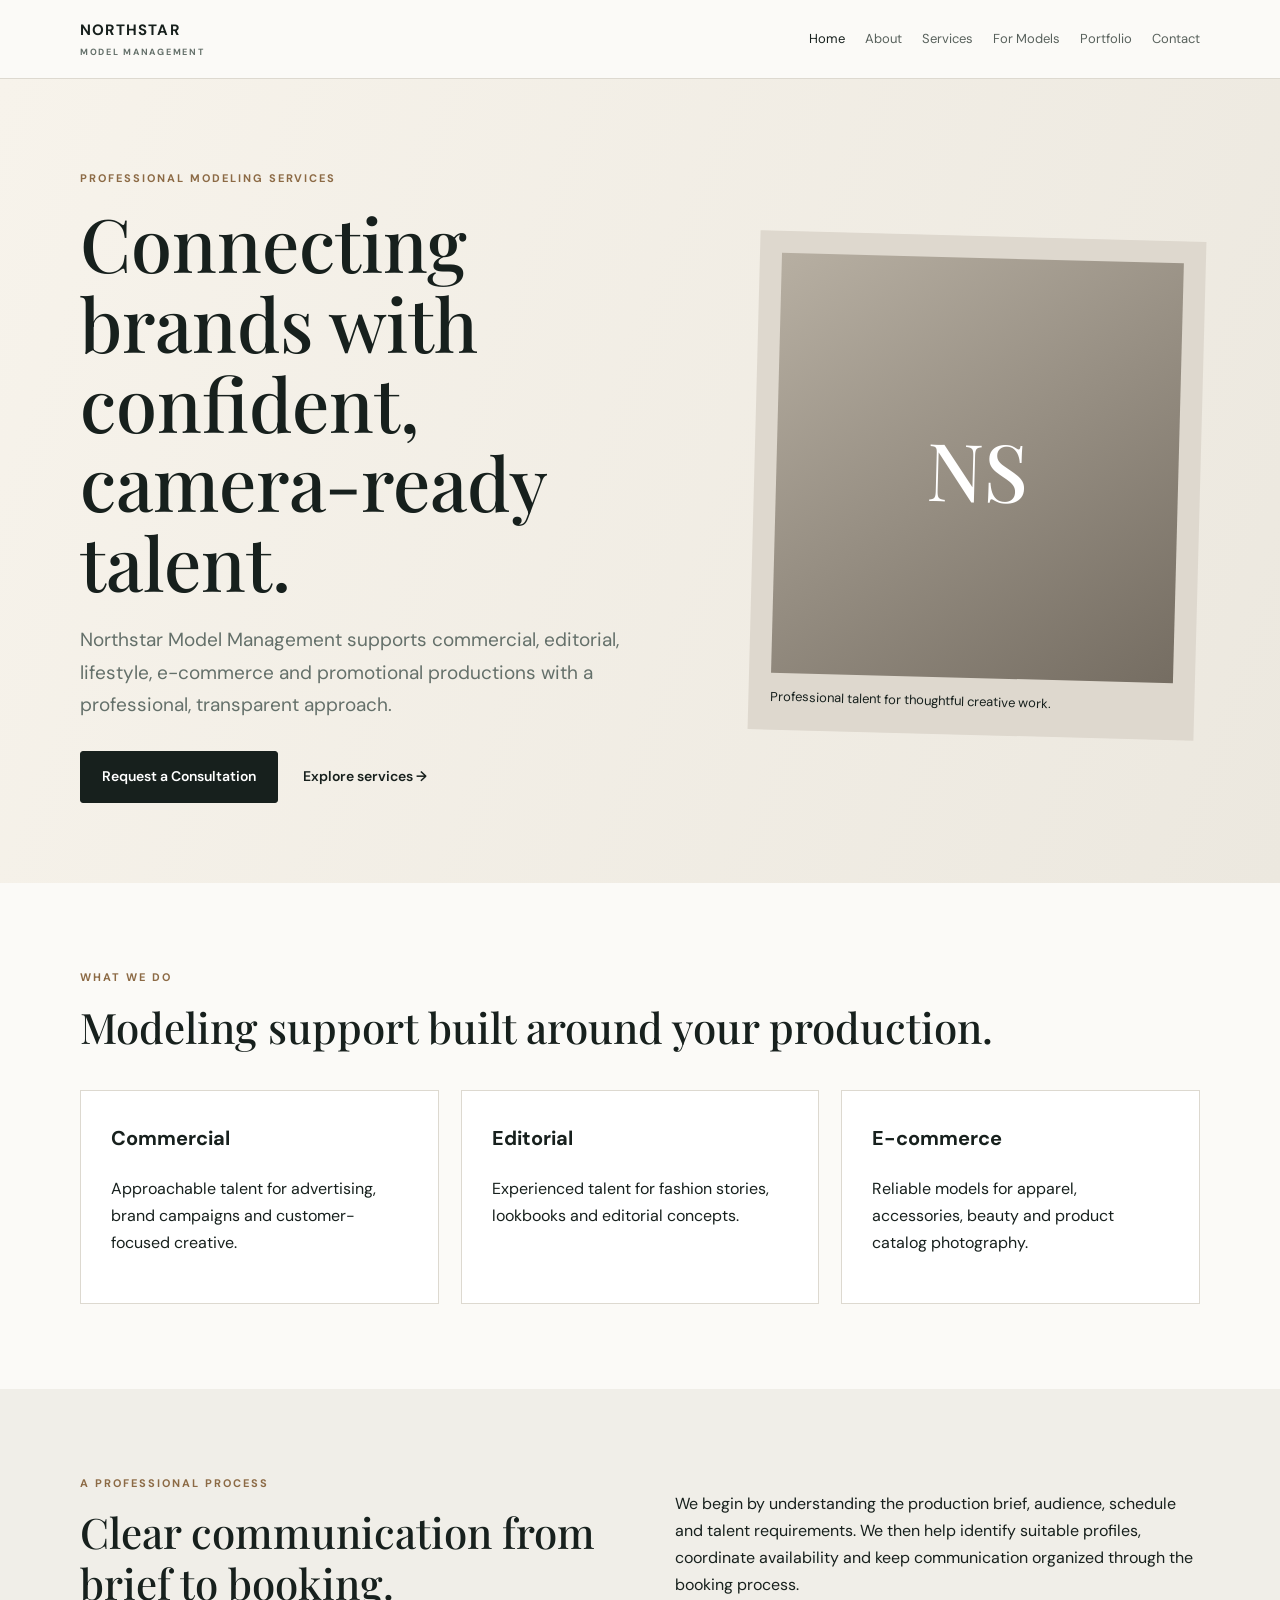
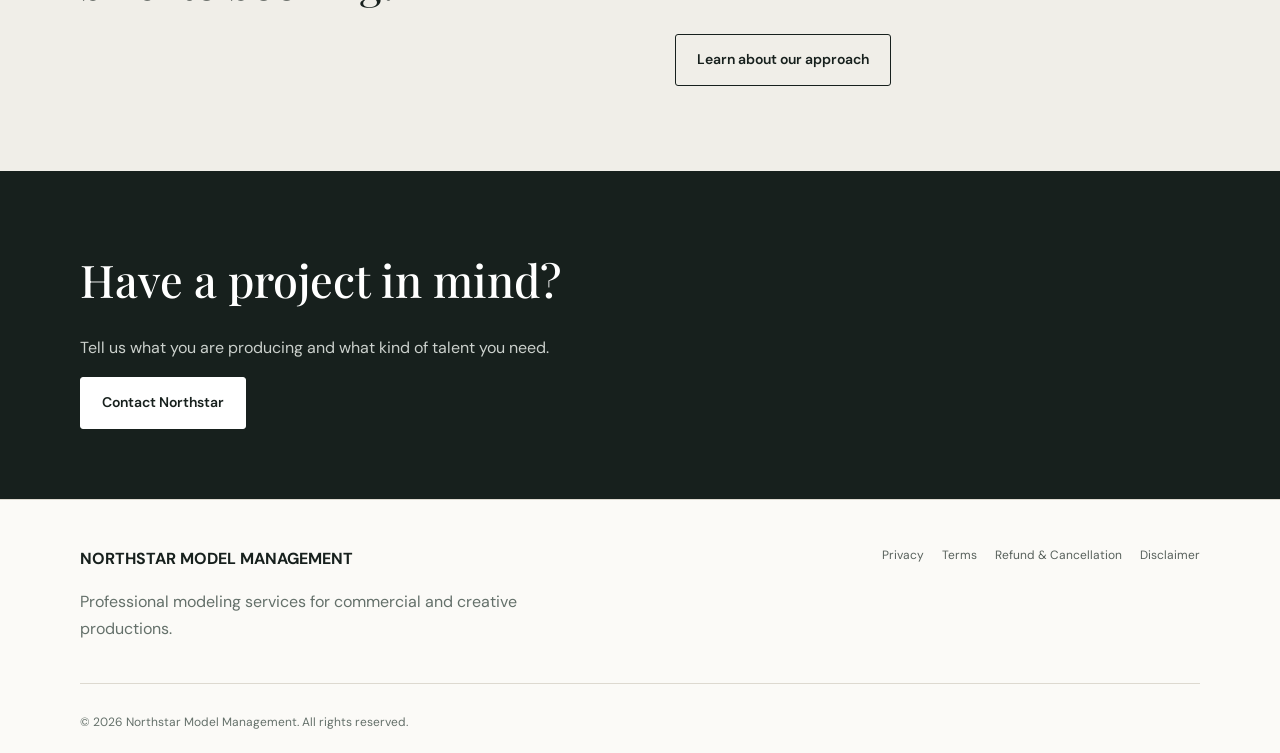
<file: index.html>
<!doctype html>
<html lang="en">
<head>
<meta charset="utf-8"><meta name="viewport" content="width=device-width, initial-scale=1">
<title>Northstar Model Management | Professional Modeling Services</title>
<meta name="description" content="Northstar Model Management provides professional commercial, editorial, lifestyle, e-commerce and promotional modeling services for brands and creative teams.">
<meta name="robots" content="index,follow">
<link rel="canonical" href="https://www.example.com/">
<link rel="stylesheet" href="assets/style.css">
</head>
<body>
<header class="site-header"><div class="wrap nav"><a class="logo" href="index.html">NORTHSTAR <span>MODEL MANAGEMENT</span></a>
<nav><a class="active" href="index.html">Home</a><a href="about.html">About</a><a href="services.html">Services</a><a href="models.html">For Models</a><a href="portfolio.html">Portfolio</a><a href="contact.html">Contact</a></nav>
</div></header>
<main>
<section class="hero"><div class="wrap hero-grid"><div><p class="eyebrow">PROFESSIONAL MODELING SERVICES</p><h1>Connecting brands with confident, camera-ready talent.</h1><p class="lead">Northstar Model Management supports commercial, editorial, lifestyle, e-commerce and promotional productions with a professional, transparent approach.</p><div class="actions"><a class="btn" href="contact.html">Request a Consultation</a><a class="text-link" href="services.html">Explore services →</a></div></div><div class="hero-card"><div class="portrait-placeholder">NS</div><p>Professional talent for thoughtful creative work.</p></div></div></section>
<section class="section"><div class="wrap"><p class="eyebrow">WHAT WE DO</p><h2>Modeling support built around your production.</h2><div class="cards"><article><h3>Commercial</h3><p>Approachable talent for advertising, brand campaigns and customer-focused creative.</p></article><article><h3>Editorial</h3><p>Experienced talent for fashion stories, lookbooks and editorial concepts.</p></article><article><h3>E-commerce</h3><p>Reliable models for apparel, accessories, beauty and product catalog photography.</p></article></div></div></section>
<section class="section soft"><div class="wrap two"><div><p class="eyebrow">A PROFESSIONAL PROCESS</p><h2>Clear communication from brief to booking.</h2></div><div><p>We begin by understanding the production brief, audience, schedule and talent requirements. We then help identify suitable profiles, coordinate availability and keep communication organized through the booking process.</p><a class="btn outline" href="about.html">Learn about our approach</a></div></div></section>
<section class="cta"><div class="wrap"><h2>Have a project in mind?</h2><p>Tell us what you are producing and what kind of talent you need.</p><a class="btn light" href="contact.html">Contact Northstar</a></div></section>
</main>
<footer><div class="wrap footer-grid"><div><strong>NORTHSTAR MODEL MANAGEMENT</strong><p>Professional modeling services for commercial and creative productions.</p></div><div><a href="privacy.html">Privacy</a><a href="terms.html">Terms</a><a href="refund.html">Refund & Cancellation</a><a href="disclaimer.html">Disclaimer</a></div></div><div class="wrap copyright">© 2026 Northstar Model Management. All rights reserved.</div></footer>
</body></html>
</file>
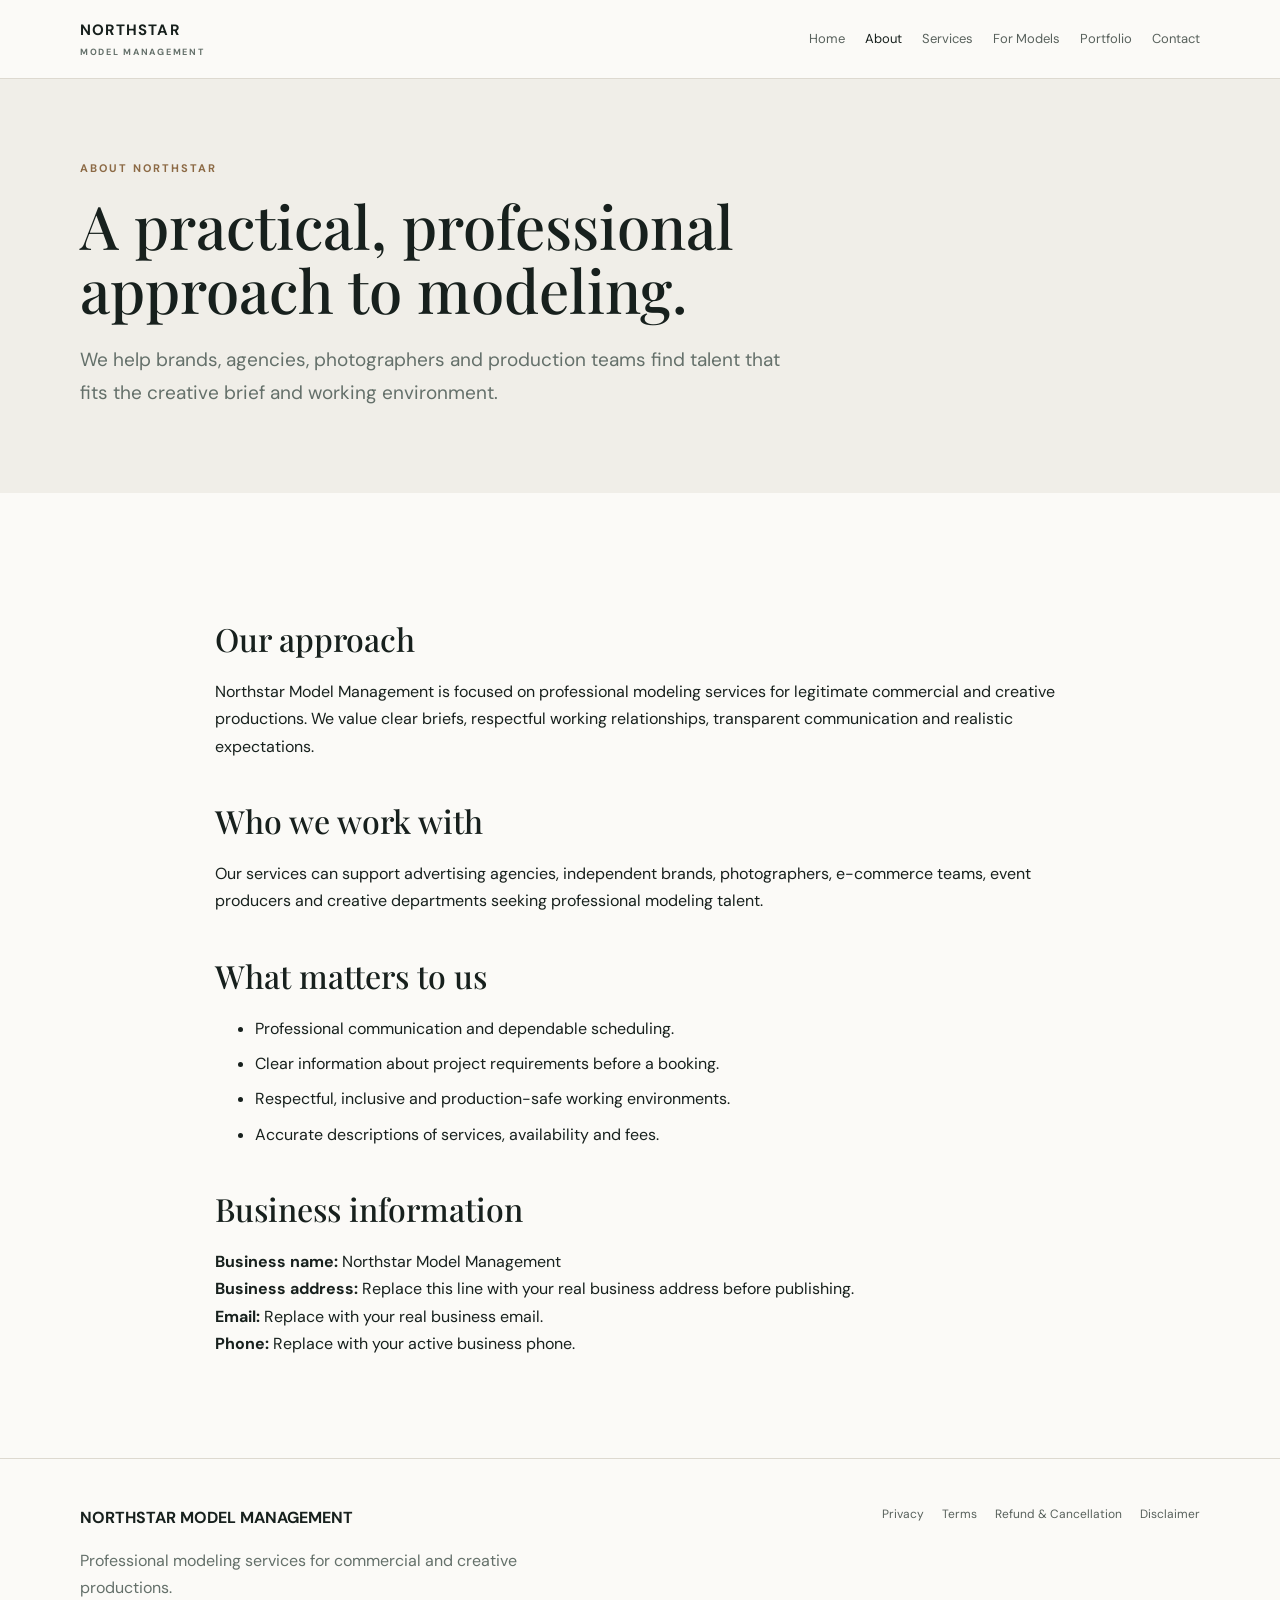
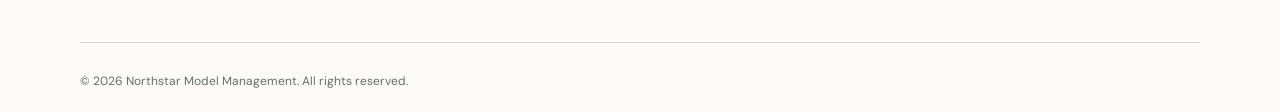
<file: about.html>
<!doctype html><html lang="en"><head><meta charset="utf-8"><meta name="viewport" content="width=device-width,initial-scale=1"><title>About | Northstar Model Management</title><meta name="description" content="Learn about Northstar Model Management and our professional approach to modeling services."><link rel="stylesheet" href="assets/style.css"></head><body>
<header class="site-header"><div class="wrap nav"><a class="logo" href="index.html">NORTHSTAR <span>MODEL MANAGEMENT</span></a><nav><a href="index.html">Home</a><a class="active" href="about.html">About</a><a href="services.html">Services</a><a href="models.html">For Models</a><a href="portfolio.html">Portfolio</a><a href="contact.html">Contact</a></nav></div></header>
<main><section class="page-hero"><div class="wrap"><p class="eyebrow">ABOUT NORTHSTAR</p><h1>A practical, professional approach to modeling.</h1><p class="lead">We help brands, agencies, photographers and production teams find talent that fits the creative brief and working environment.</p></div></section>
<section class="section"><div class="wrap prose"><h2>Our approach</h2><p>Northstar Model Management is focused on professional modeling services for legitimate commercial and creative productions. We value clear briefs, respectful working relationships, transparent communication and realistic expectations.</p><h2>Who we work with</h2><p>Our services can support advertising agencies, independent brands, photographers, e-commerce teams, event producers and creative departments seeking professional modeling talent.</p><h2>What matters to us</h2><ul><li>Professional communication and dependable scheduling.</li><li>Clear information about project requirements before a booking.</li><li>Respectful, inclusive and production-safe working environments.</li><li>Accurate descriptions of services, availability and fees.</li></ul><h2>Business information</h2><p><strong>Business name:</strong> Northstar Model Management<br><strong>Business address:</strong> Replace this line with your real business address before publishing.<br><strong>Email:</strong> Replace with your real business email.<br><strong>Phone:</strong> Replace with your active business phone.</p></div></section></main>
<footer><div class="wrap footer-grid"><div><strong>NORTHSTAR MODEL MANAGEMENT</strong><p>Professional modeling services for commercial and creative productions.</p></div><div><a href="privacy.html">Privacy</a><a href="terms.html">Terms</a><a href="refund.html">Refund & Cancellation</a><a href="disclaimer.html">Disclaimer</a></div></div><div class="wrap copyright">© 2026 Northstar Model Management. All rights reserved.</div></footer></body></html>
</file>
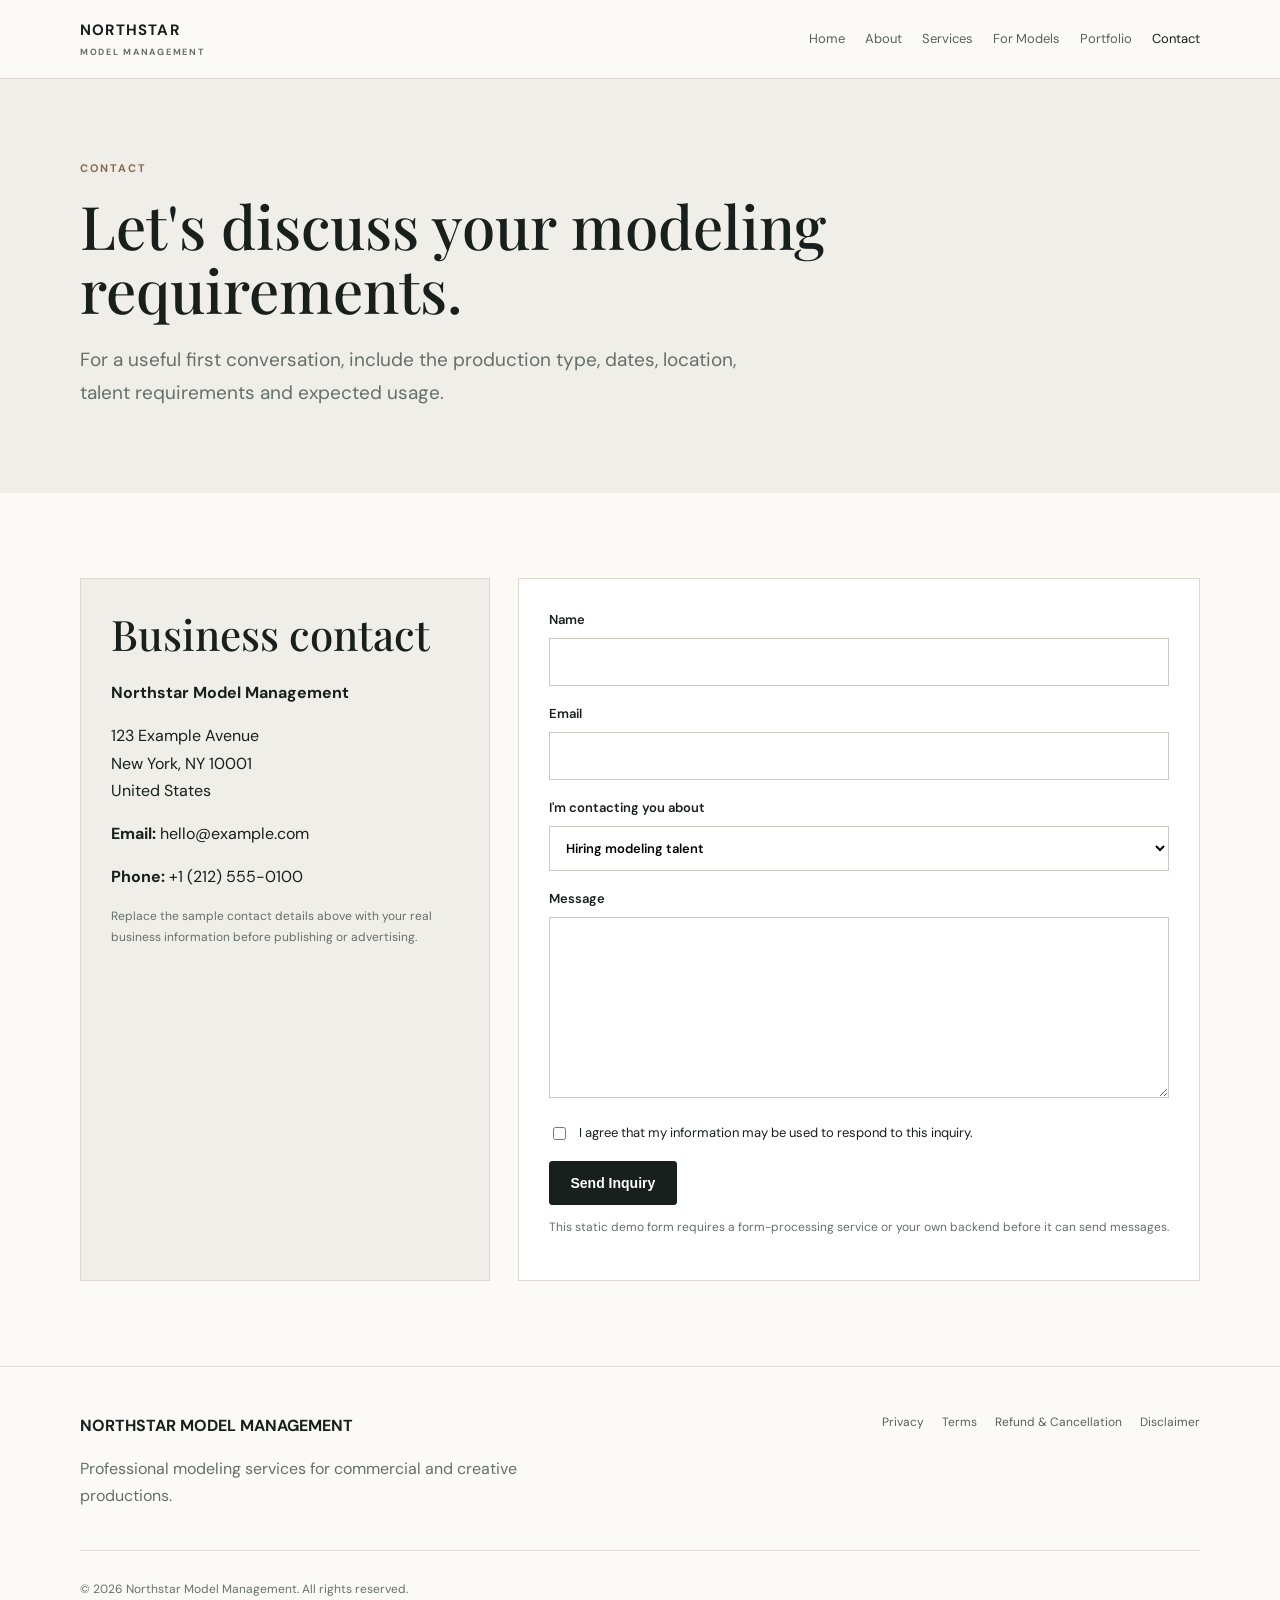
<file: contact.html>
<!doctype html><html lang="en"><head><meta charset="utf-8"><meta name="viewport" content="width=device-width,initial-scale=1"><title>Contact | Northstar Model Management</title><meta name="description" content="Contact Northstar Model Management about professional modeling services, talent and production requirements."><link rel="stylesheet" href="assets/style.css"></head><body>
<header class="site-header"><div class="wrap nav"><a class="logo" href="index.html">NORTHSTAR <span>MODEL MANAGEMENT</span></a><nav><a href="index.html">Home</a><a href="about.html">About</a><a href="services.html">Services</a><a href="models.html">For Models</a><a href="portfolio.html">Portfolio</a><a class="active" href="contact.html">Contact</a></nav></div></header>
<main><section class="page-hero"><div class="wrap"><p class="eyebrow">CONTACT</p><h1>Let's discuss your modeling requirements.</h1><p class="lead">For a useful first conversation, include the production type, dates, location, talent requirements and expected usage.</p></div></section>
<section class="section"><div class="wrap contact-grid"><div class="contact-card"><h2>Business contact</h2><p><strong>Northstar Model Management</strong></p><p>123 Example Avenue<br>New York, NY 10001<br>United States</p><p><strong>Email:</strong> hello@example.com</p><p><strong>Phone:</strong> +1 (212) 555-0100</p><p class="small">Replace the sample contact details above with your real business information before publishing or advertising.</p></div>
<form class="form" action="#" method="post"><label>Name<input name="name" required></label><label>Email<input type="email" name="email" required></label><label>I'm contacting you about<select name="type"><option>Hiring modeling talent</option><option>Model application</option><option>General business inquiry</option></select></label><label>Message<textarea name="message" rows="7" required></textarea></label><label class="check"><input type="checkbox" required> I agree that my information may be used to respond to this inquiry.</label><button class="btn" type="submit">Send Inquiry</button><p class="small">This static demo form requires a form-processing service or your own backend before it can send messages.</p></form></div></section></main>
<footer><div class="wrap footer-grid"><div><strong>NORTHSTAR MODEL MANAGEMENT</strong><p>Professional modeling services for commercial and creative productions.</p></div><div><a href="privacy.html">Privacy</a><a href="terms.html">Terms</a><a href="refund.html">Refund & Cancellation</a><a href="disclaimer.html">Disclaimer</a></div></div><div class="wrap copyright">© 2026 Northstar Model Management. All rights reserved.</div></footer></body></html>
</file>
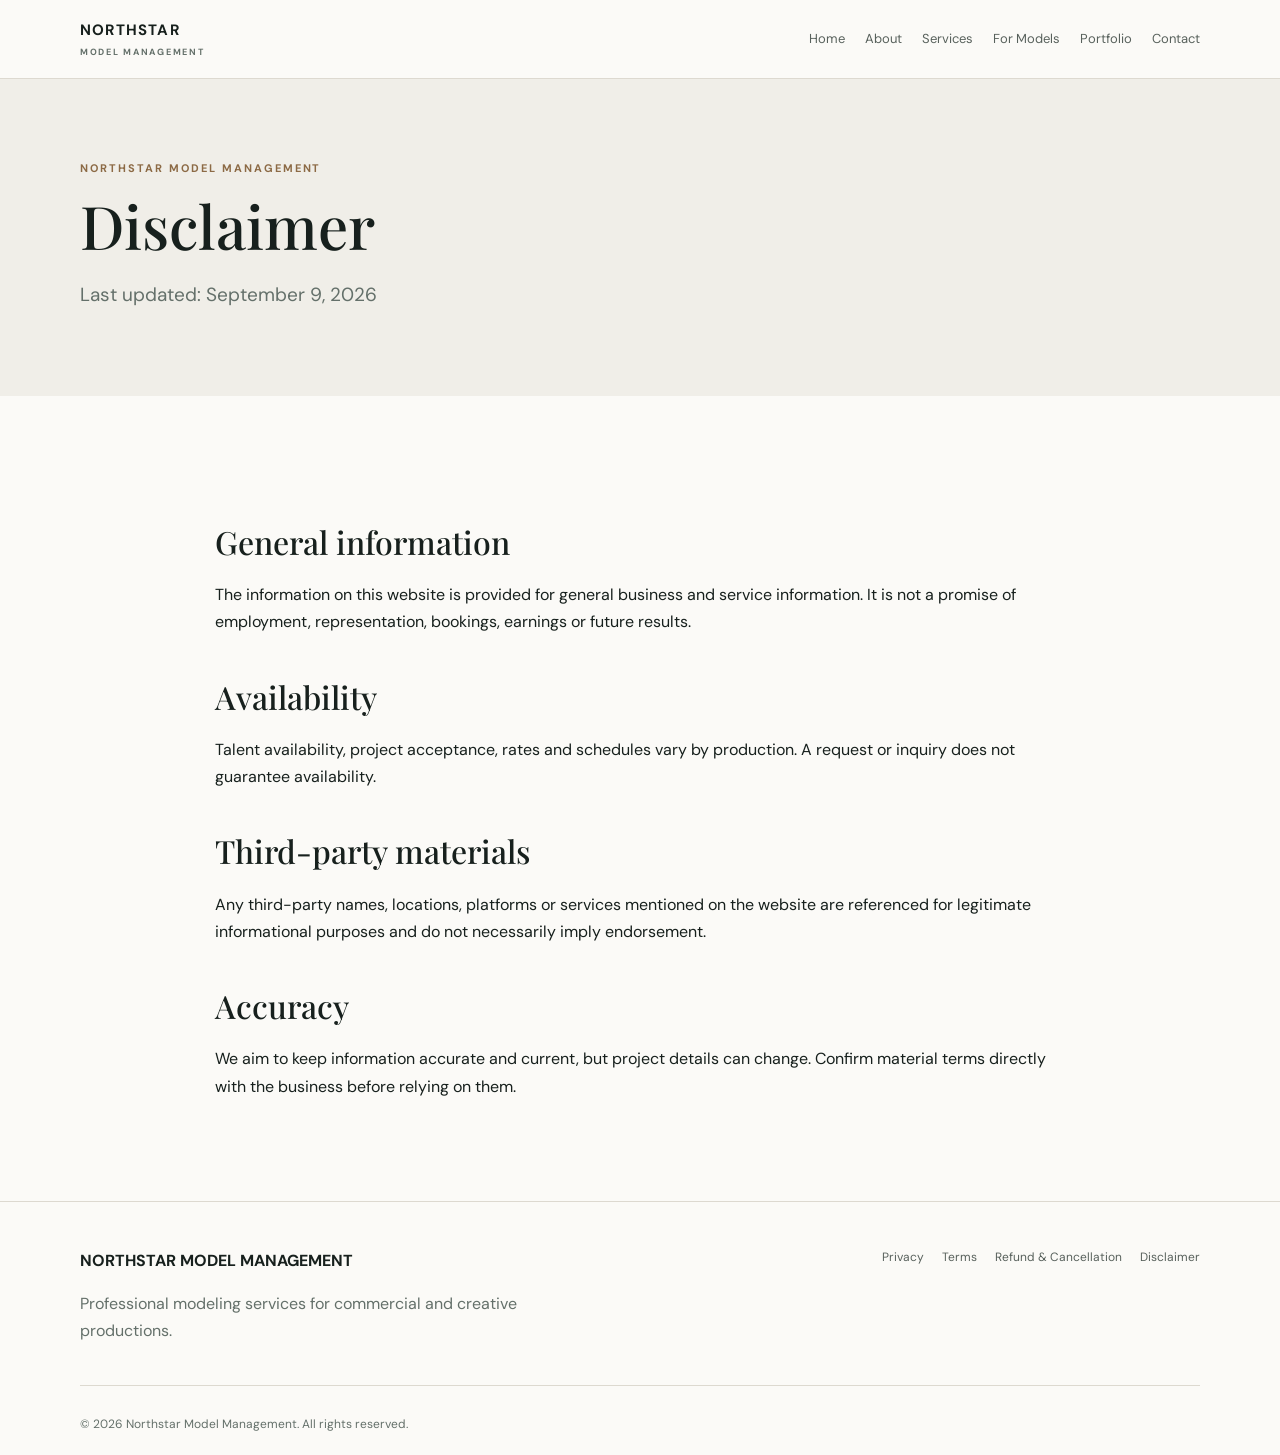
<file: disclaimer.html>
<!doctype html><html lang="en"><head><meta charset="utf-8"><meta name="viewport" content="width=device-width,initial-scale=1"><title>Disclaimer | Northstar Model Management</title><meta name="description" content="Disclaimer for Northstar Model Management."><link rel="stylesheet" href="assets/style.css"></head><body>
<header class="site-header"><div class="wrap nav"><a class="logo" href="index.html">NORTHSTAR <span>MODEL MANAGEMENT</span></a><nav><a href="index.html">Home</a><a href="about.html">About</a><a href="services.html">Services</a><a href="models.html">For Models</a><a href="portfolio.html">Portfolio</a><a href="contact.html">Contact</a></nav></div></header>
<main><section class="page-hero"><div class="wrap"><p class="eyebrow">NORTHSTAR MODEL MANAGEMENT</p><h1>Disclaimer</h1><p class="lead">Last updated: September 9, 2026</p></div></section><section class="section"><div class="wrap prose"><h2>General information</h2><p>The information on this website is provided for general business and service information. It is not a promise of employment, representation, bookings, earnings or future results.</p><h2>Availability</h2><p>Talent availability, project acceptance, rates and schedules vary by production. A request or inquiry does not guarantee availability.</p><h2>Third-party materials</h2><p>Any third-party names, locations, platforms or services mentioned on the website are referenced for legitimate informational purposes and do not necessarily imply endorsement.</p><h2>Accuracy</h2><p>We aim to keep information accurate and current, but project details can change. Confirm material terms directly with the business before relying on them.</p></div></section></main>
<footer><div class="wrap footer-grid"><div><strong>NORTHSTAR MODEL MANAGEMENT</strong><p>Professional modeling services for commercial and creative productions.</p></div><div><a href="privacy.html">Privacy</a><a href="terms.html">Terms</a><a href="refund.html">Refund & Cancellation</a><a href="disclaimer.html">Disclaimer</a></div></div><div class="wrap copyright">© 2026 Northstar Model Management. All rights reserved.</div></footer></body></html>
</file>
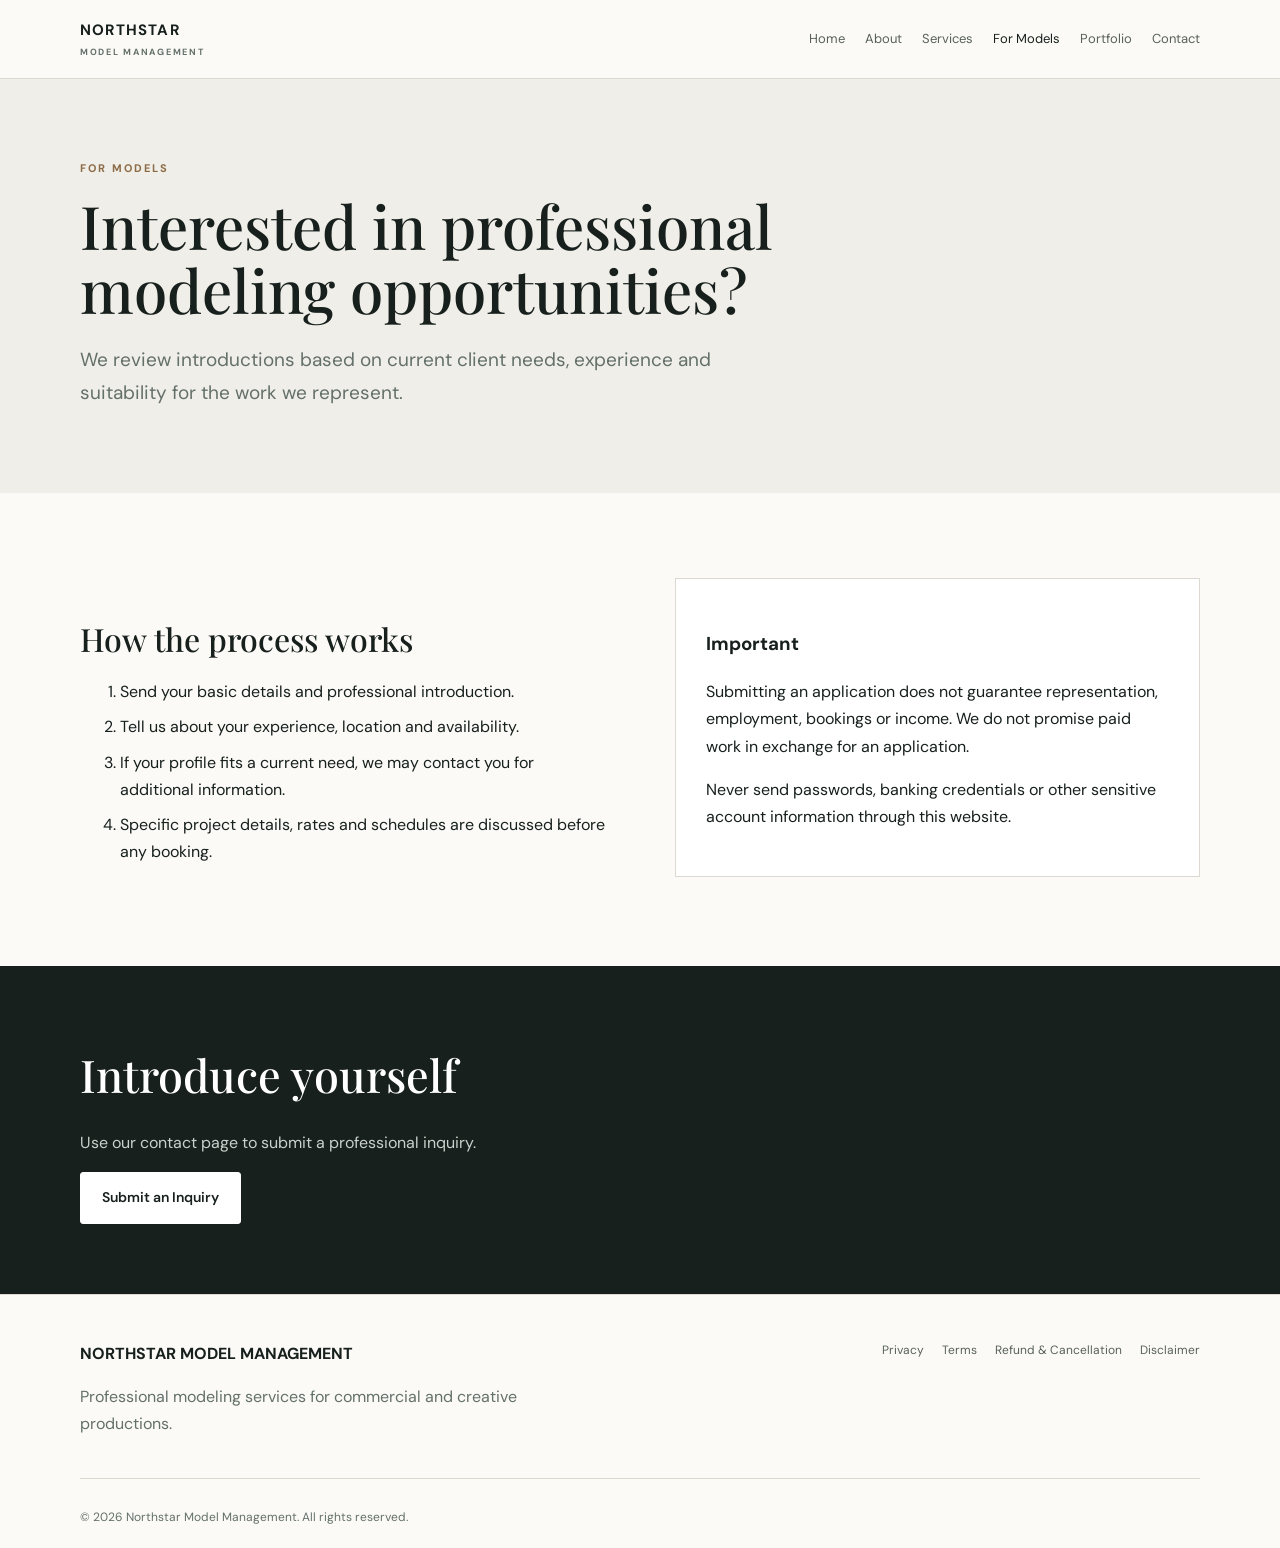
<file: models.html>
<!doctype html><html lang="en"><head><meta charset="utf-8"><meta name="viewport" content="width=device-width,initial-scale=1"><title>For Models | Northstar Model Management</title><meta name="description" content="Learn how models can introduce themselves to Northstar Model Management and understand the review process."><link rel="stylesheet" href="assets/style.css"></head><body>
<header class="site-header"><div class="wrap nav"><a class="logo" href="index.html">NORTHSTAR <span>MODEL MANAGEMENT</span></a><nav><a href="index.html">Home</a><a href="about.html">About</a><a href="services.html">Services</a><a class="active" href="models.html">For Models</a><a href="portfolio.html">Portfolio</a><a href="contact.html">Contact</a></nav></div></header>
<main><section class="page-hero"><div class="wrap"><p class="eyebrow">FOR MODELS</p><h1>Interested in professional modeling opportunities?</h1><p class="lead">We review introductions based on current client needs, experience and suitability for the work we represent.</p></div></section>
<section class="section"><div class="wrap two"><div class="prose"><h2>How the process works</h2><ol><li>Send your basic details and professional introduction.</li><li>Tell us about your experience, location and availability.</li><li>If your profile fits a current need, we may contact you for additional information.</li><li>Specific project details, rates and schedules are discussed before any booking.</li></ol></div><div class="note"><h3>Important</h3><p>Submitting an application does not guarantee representation, employment, bookings or income. We do not promise paid work in exchange for an application.</p><p>Never send passwords, banking credentials or other sensitive account information through this website.</p></div></div></section><section class="cta"><div class="wrap"><h2>Introduce yourself</h2><p>Use our contact page to submit a professional inquiry.</p><a class="btn light" href="contact.html">Submit an Inquiry</a></div></section></main>
<footer><div class="wrap footer-grid"><div><strong>NORTHSTAR MODEL MANAGEMENT</strong><p>Professional modeling services for commercial and creative productions.</p></div><div><a href="privacy.html">Privacy</a><a href="terms.html">Terms</a><a href="refund.html">Refund & Cancellation</a><a href="disclaimer.html">Disclaimer</a></div></div><div class="wrap copyright">© 2026 Northstar Model Management. All rights reserved.</div></footer></body></html>
</file>
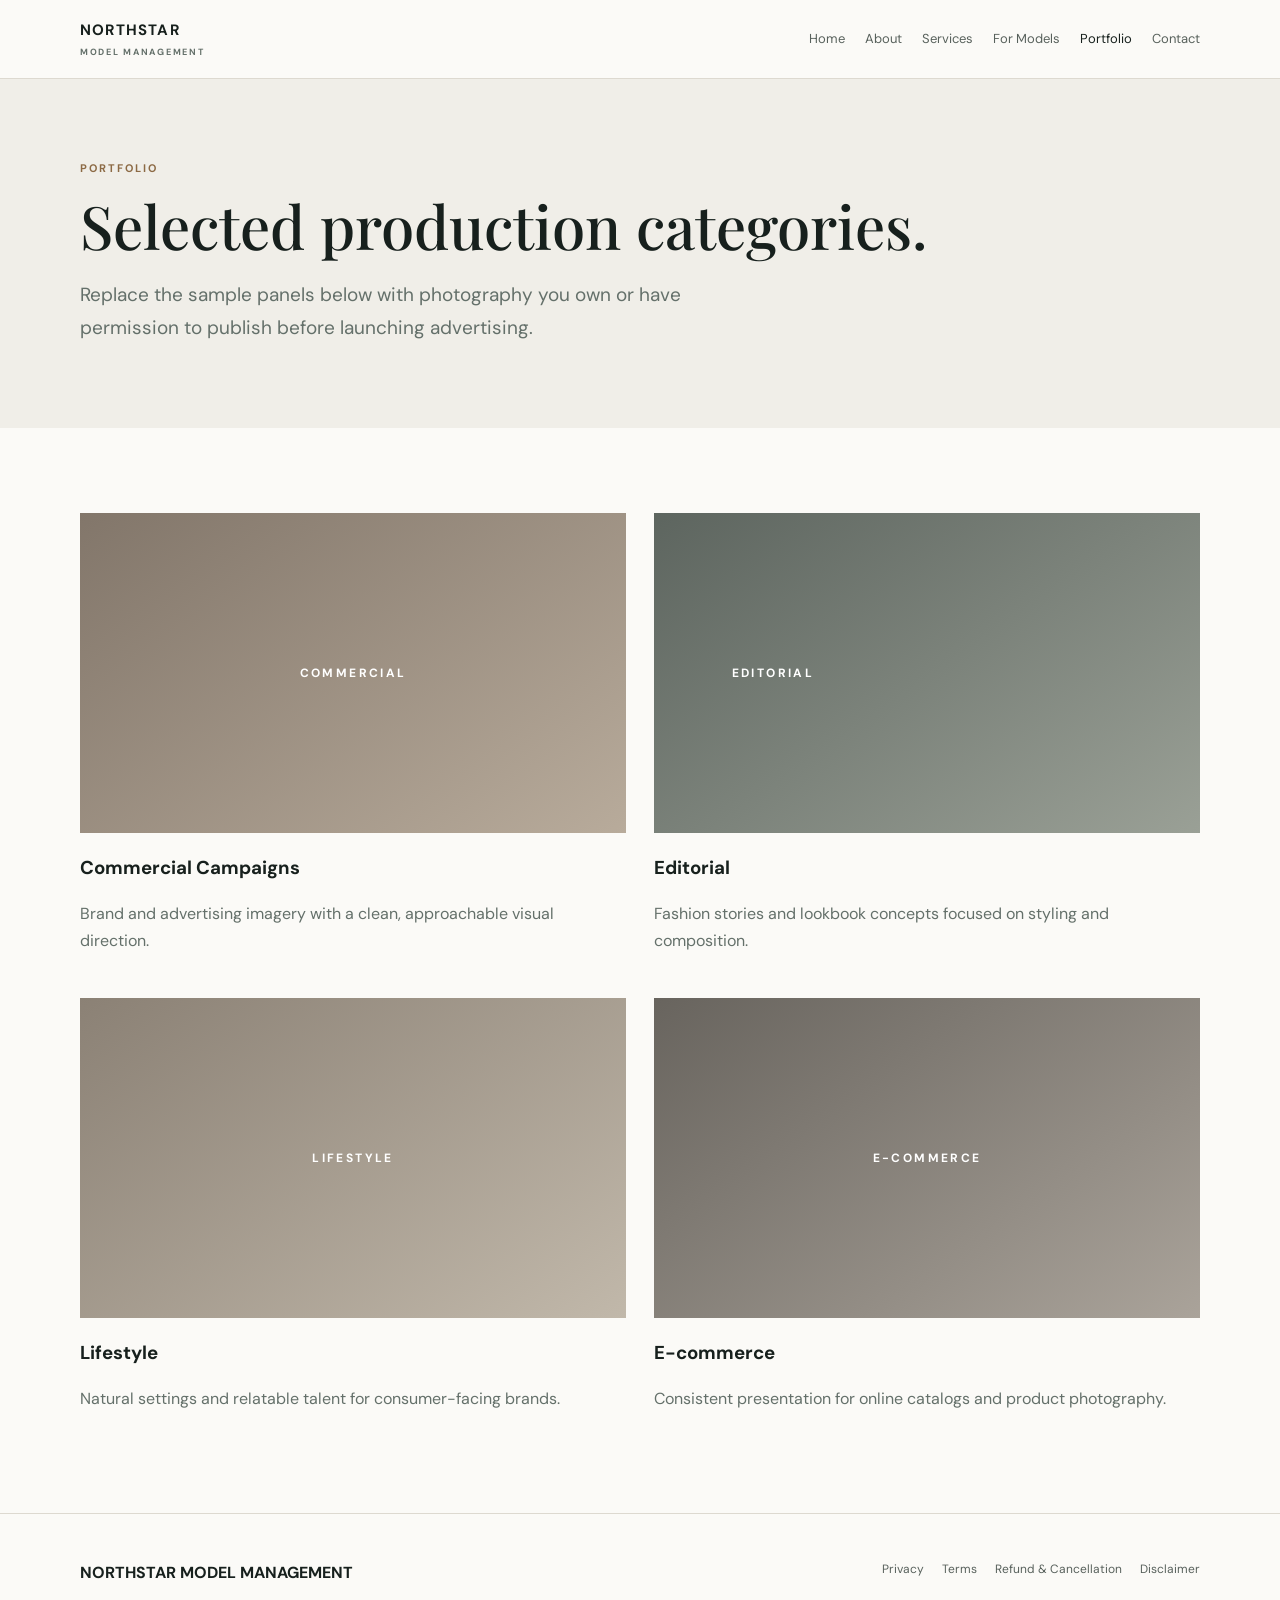
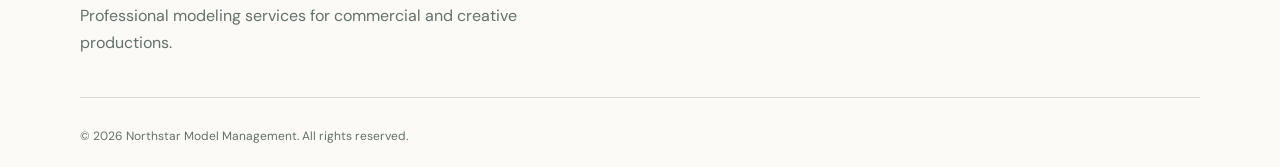
<file: portfolio.html>
<!doctype html><html lang="en"><head><meta charset="utf-8"><meta name="viewport" content="width=device-width,initial-scale=1"><title>Portfolio | Northstar Model Management</title><meta name="description" content="Professional modeling portfolio examples and production categories."><link rel="stylesheet" href="assets/style.css"></head><body>
<header class="site-header"><div class="wrap nav"><a class="logo" href="index.html">NORTHSTAR <span>MODEL MANAGEMENT</span></a><nav><a href="index.html">Home</a><a href="about.html">About</a><a href="services.html">Services</a><a href="models.html">For Models</a><a class="active" href="portfolio.html">Portfolio</a><a href="contact.html">Contact</a></nav></div></header>
<main><section class="page-hero"><div class="wrap"><p class="eyebrow">PORTFOLIO</p><h1>Selected production categories.</h1><p class="lead">Replace the sample panels below with photography you own or have permission to publish before launching advertising.</p></div></section>
<section class="section"><div class="wrap portfolio"><div class="portfolio-item"><div class="photo-placeholder one">COMMERCIAL</div><h3>Commercial Campaigns</h3><p>Brand and advertising imagery with a clean, approachable visual direction.</p></div><div class="portfolio-item"><div class="photo-placeholder two">EDITORIAL</div><h3>Editorial</h3><p>Fashion stories and lookbook concepts focused on styling and composition.</p></div><div class="portfolio-item"><div class="photo-placeholder three">LIFESTYLE</div><h3>Lifestyle</h3><p>Natural settings and relatable talent for consumer-facing brands.</p></div><div class="portfolio-item"><div class="photo-placeholder four">E-COMMERCE</div><h3>E-commerce</h3><p>Consistent presentation for online catalogs and product photography.</p></div></div></section></main>
<footer><div class="wrap footer-grid"><div><strong>NORTHSTAR MODEL MANAGEMENT</strong><p>Professional modeling services for commercial and creative productions.</p></div><div><a href="privacy.html">Privacy</a><a href="terms.html">Terms</a><a href="refund.html">Refund & Cancellation</a><a href="disclaimer.html">Disclaimer</a></div></div><div class="wrap copyright">© 2026 Northstar Model Management. All rights reserved.</div></footer></body></html>
</file>
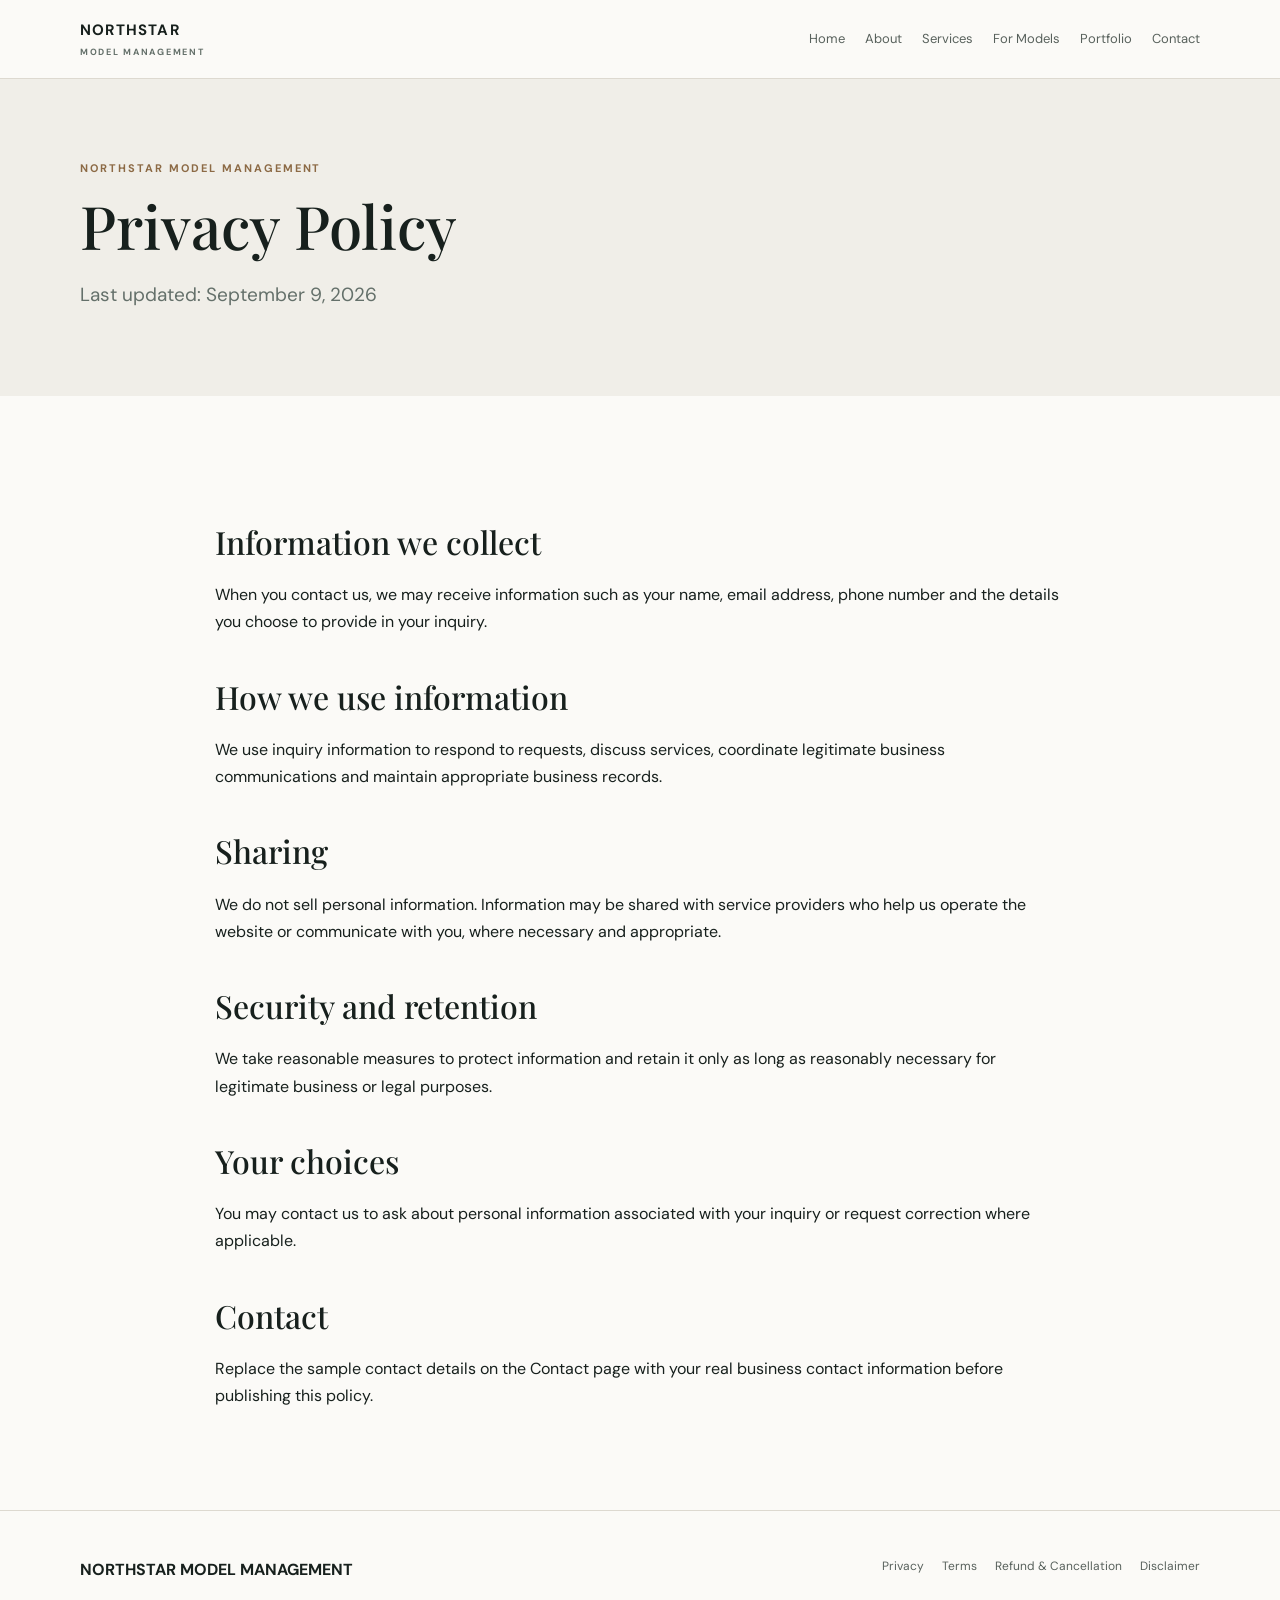
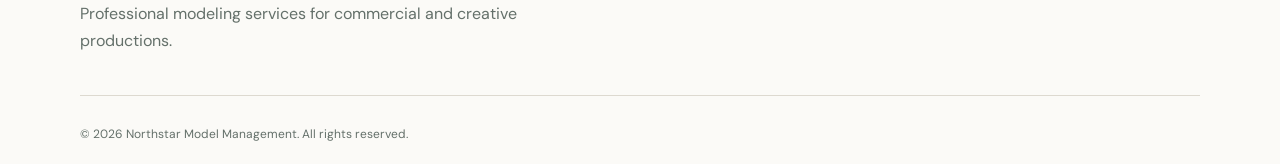
<file: privacy.html>
<!doctype html><html lang="en"><head><meta charset="utf-8"><meta name="viewport" content="width=device-width,initial-scale=1"><title>Privacy Policy | Northstar Model Management</title><meta name="description" content="Privacy Policy for Northstar Model Management."><link rel="stylesheet" href="assets/style.css"></head><body>
<header class="site-header"><div class="wrap nav"><a class="logo" href="index.html">NORTHSTAR <span>MODEL MANAGEMENT</span></a><nav><a href="index.html">Home</a><a href="about.html">About</a><a href="services.html">Services</a><a href="models.html">For Models</a><a href="portfolio.html">Portfolio</a><a href="contact.html">Contact</a></nav></div></header>
<main><section class="page-hero"><div class="wrap"><p class="eyebrow">NORTHSTAR MODEL MANAGEMENT</p><h1>Privacy Policy</h1><p class="lead">Last updated: September 9, 2026</p></div></section><section class="section"><div class="wrap prose"><h2>Information we collect</h2><p>When you contact us, we may receive information such as your name, email address, phone number and the details you choose to provide in your inquiry.</p><h2>How we use information</h2><p>We use inquiry information to respond to requests, discuss services, coordinate legitimate business communications and maintain appropriate business records.</p><h2>Sharing</h2><p>We do not sell personal information. Information may be shared with service providers who help us operate the website or communicate with you, where necessary and appropriate.</p><h2>Security and retention</h2><p>We take reasonable measures to protect information and retain it only as long as reasonably necessary for legitimate business or legal purposes.</p><h2>Your choices</h2><p>You may contact us to ask about personal information associated with your inquiry or request correction where applicable.</p><h2>Contact</h2><p>Replace the sample contact details on the Contact page with your real business contact information before publishing this policy.</p></div></section></main>
<footer><div class="wrap footer-grid"><div><strong>NORTHSTAR MODEL MANAGEMENT</strong><p>Professional modeling services for commercial and creative productions.</p></div><div><a href="privacy.html">Privacy</a><a href="terms.html">Terms</a><a href="refund.html">Refund & Cancellation</a><a href="disclaimer.html">Disclaimer</a></div></div><div class="wrap copyright">© 2026 Northstar Model Management. All rights reserved.</div></footer></body></html>
</file>
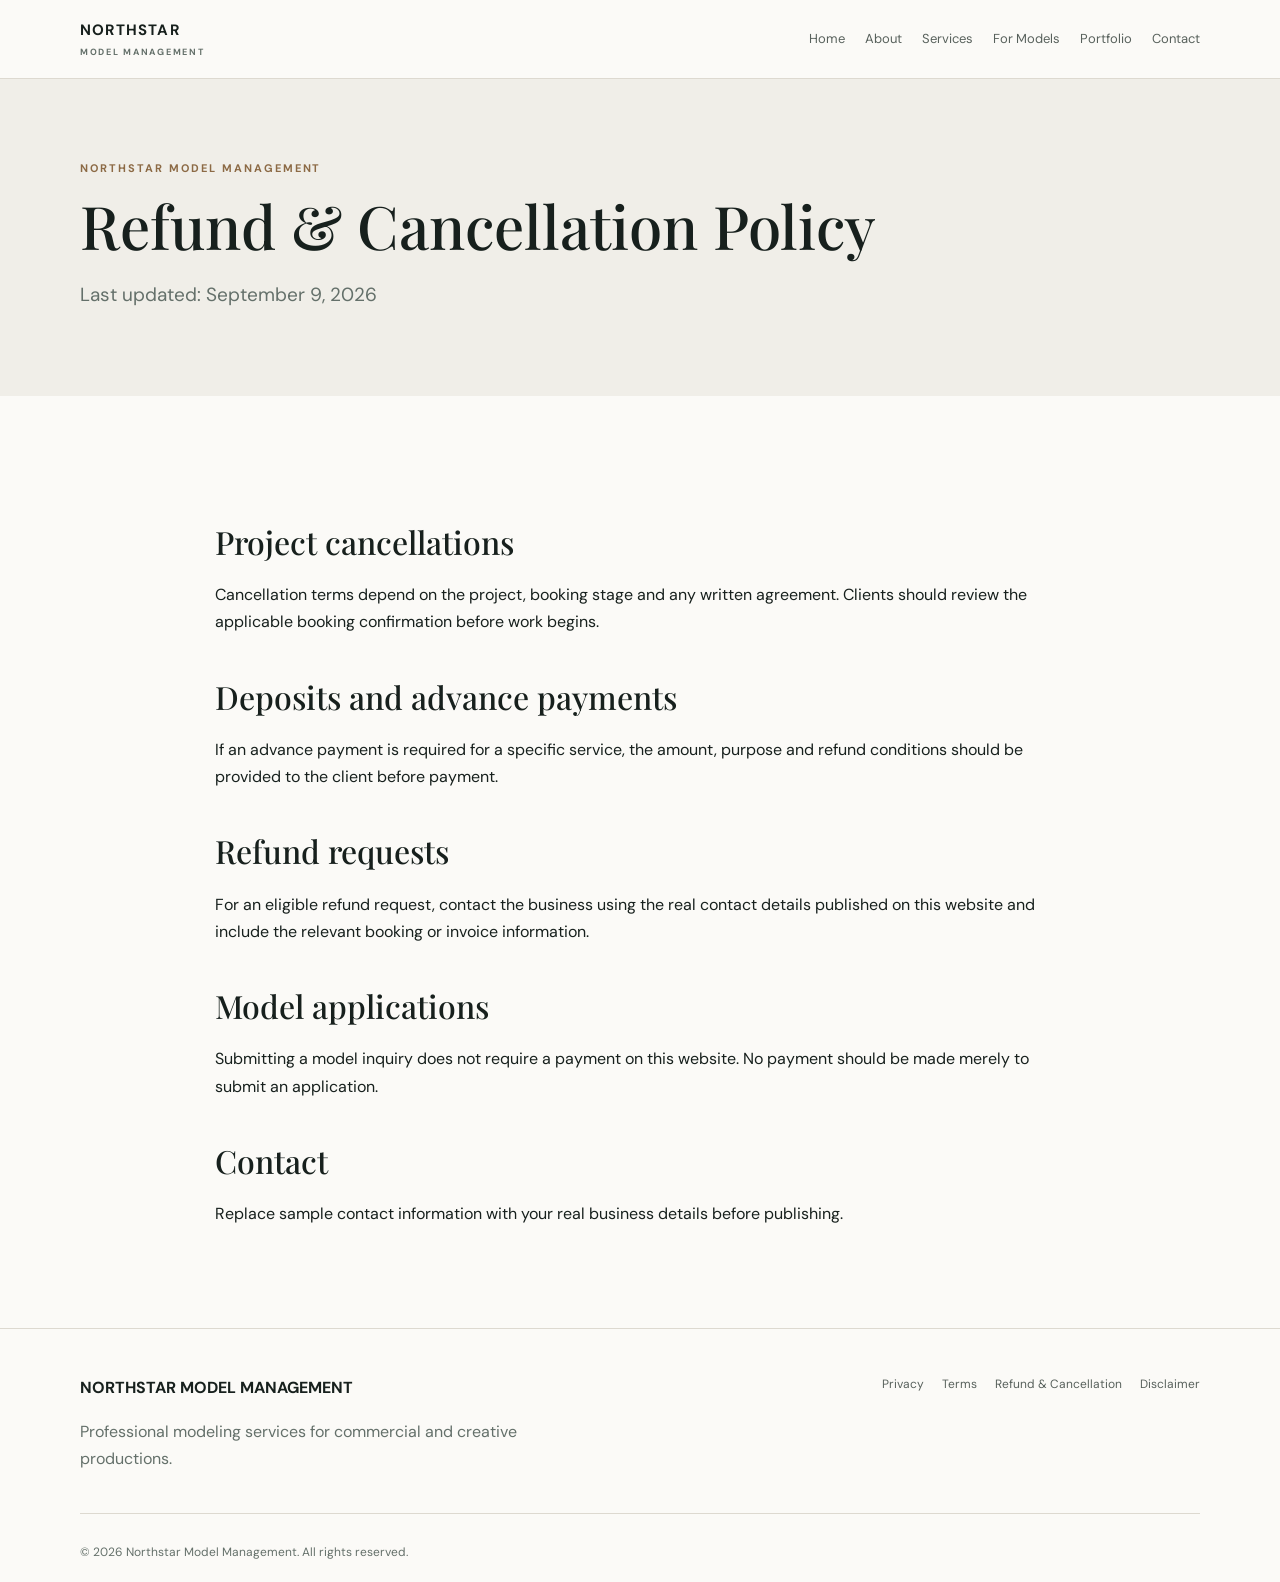
<file: refund.html>
<!doctype html><html lang="en"><head><meta charset="utf-8"><meta name="viewport" content="width=device-width,initial-scale=1"><title>Refund & Cancellation Policy | Northstar Model Management</title><meta name="description" content="Refund and cancellation policy for Northstar Model Management."><link rel="stylesheet" href="assets/style.css"></head><body>
<header class="site-header"><div class="wrap nav"><a class="logo" href="index.html">NORTHSTAR <span>MODEL MANAGEMENT</span></a><nav><a href="index.html">Home</a><a href="about.html">About</a><a href="services.html">Services</a><a href="models.html">For Models</a><a href="portfolio.html">Portfolio</a><a href="contact.html">Contact</a></nav></div></header>
<main><section class="page-hero"><div class="wrap"><p class="eyebrow">NORTHSTAR MODEL MANAGEMENT</p><h1>Refund & Cancellation Policy</h1><p class="lead">Last updated: September 9, 2026</p></div></section><section class="section"><div class="wrap prose"><h2>Project cancellations</h2><p>Cancellation terms depend on the project, booking stage and any written agreement. Clients should review the applicable booking confirmation before work begins.</p><h2>Deposits and advance payments</h2><p>If an advance payment is required for a specific service, the amount, purpose and refund conditions should be provided to the client before payment.</p><h2>Refund requests</h2><p>For an eligible refund request, contact the business using the real contact details published on this website and include the relevant booking or invoice information.</p><h2>Model applications</h2><p>Submitting a model inquiry does not require a payment on this website. No payment should be made merely to submit an application.</p><h2>Contact</h2><p>Replace sample contact information with your real business details before publishing.</p></div></section></main>
<footer><div class="wrap footer-grid"><div><strong>NORTHSTAR MODEL MANAGEMENT</strong><p>Professional modeling services for commercial and creative productions.</p></div><div><a href="privacy.html">Privacy</a><a href="terms.html">Terms</a><a href="refund.html">Refund & Cancellation</a><a href="disclaimer.html">Disclaimer</a></div></div><div class="wrap copyright">© 2026 Northstar Model Management. All rights reserved.</div></footer></body></html>
</file>
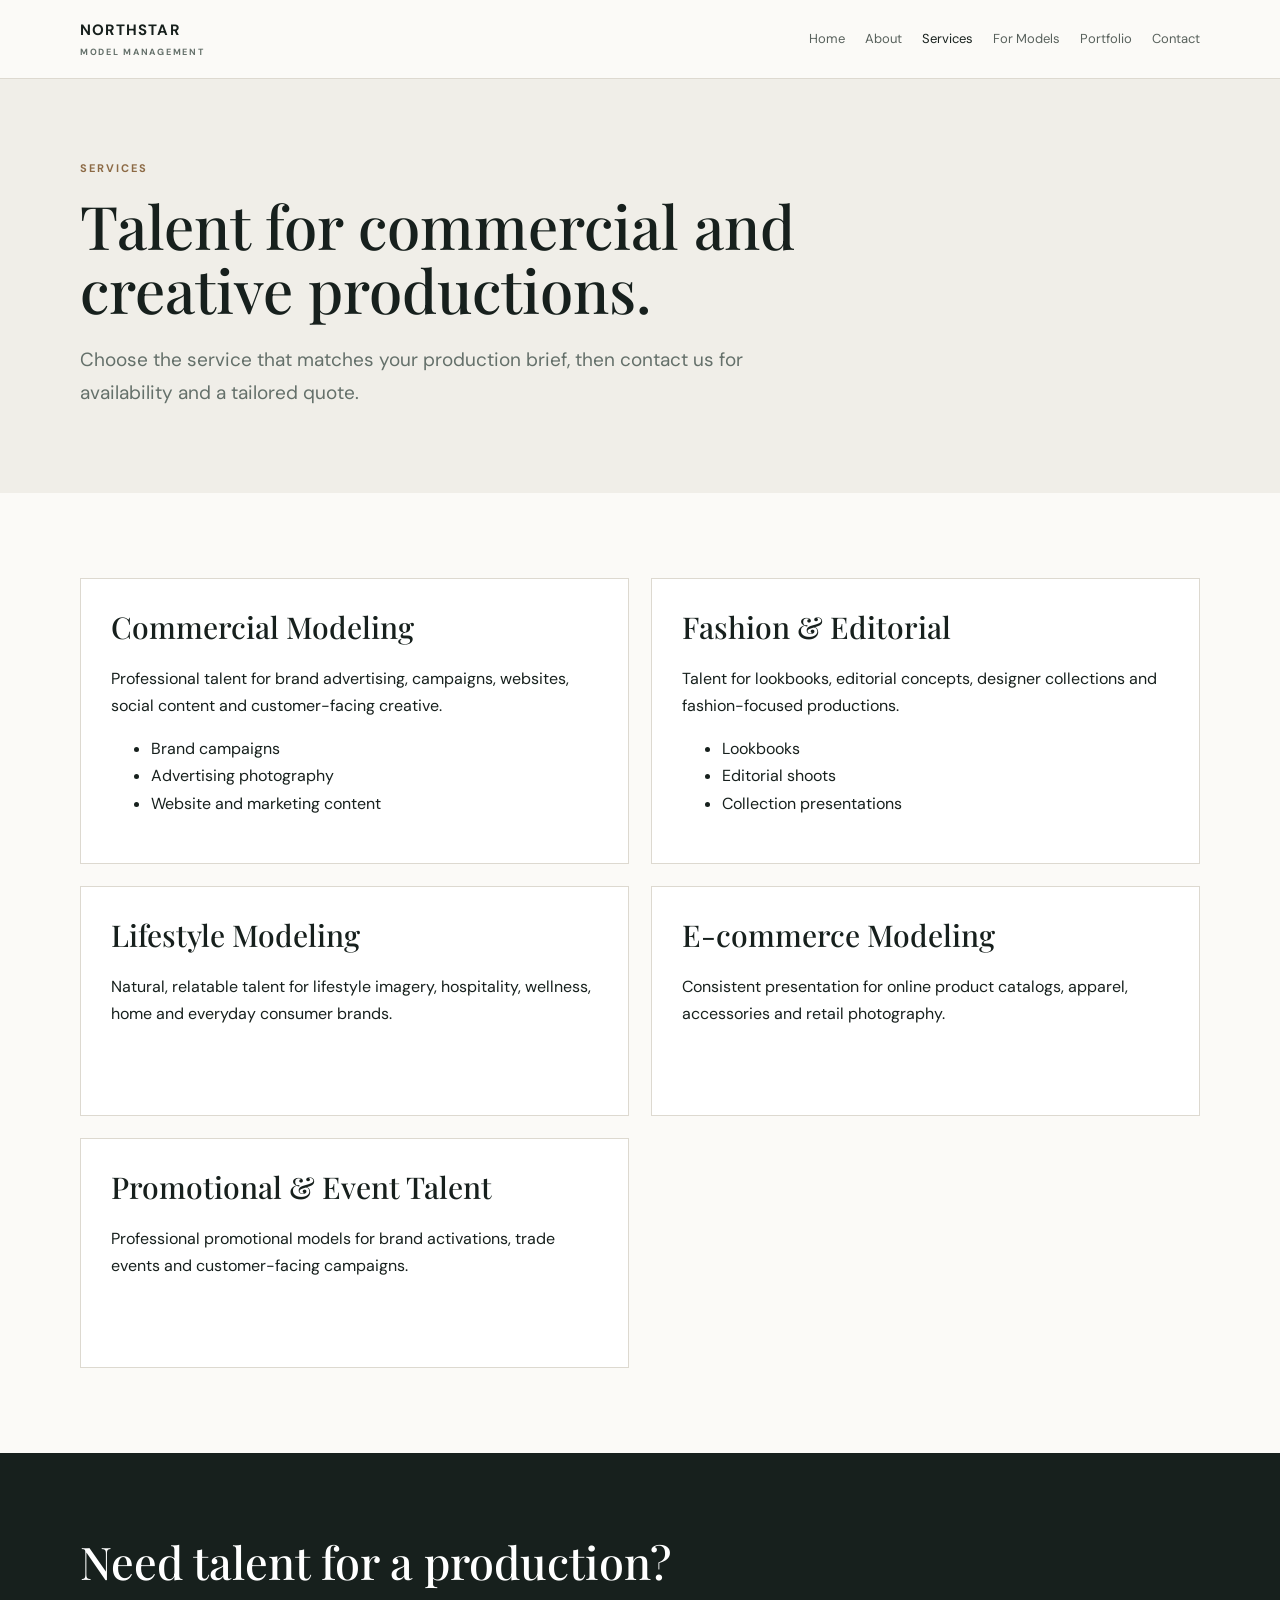
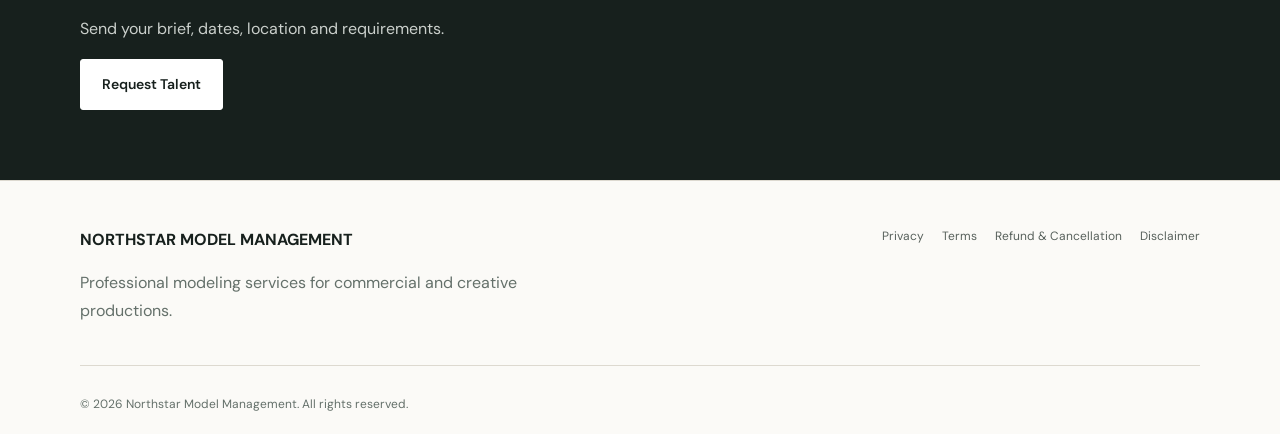
<file: services.html>
<!doctype html><html lang="en"><head><meta charset="utf-8"><meta name="viewport" content="width=device-width,initial-scale=1"><title>Modeling Services | Northstar Model Management</title><meta name="description" content="Commercial, editorial, lifestyle, e-commerce and promotional modeling services from Northstar Model Management."><link rel="stylesheet" href="assets/style.css"></head><body>
<header class="site-header"><div class="wrap nav"><a class="logo" href="index.html">NORTHSTAR <span>MODEL MANAGEMENT</span></a><nav><a href="index.html">Home</a><a href="about.html">About</a><a class="active" href="services.html">Services</a><a href="models.html">For Models</a><a href="portfolio.html">Portfolio</a><a href="contact.html">Contact</a></nav></div></header>
<main><section class="page-hero"><div class="wrap"><p class="eyebrow">SERVICES</p><h1>Talent for commercial and creative productions.</h1><p class="lead">Choose the service that matches your production brief, then contact us for availability and a tailored quote.</p></div></section>
<section class="section"><div class="wrap service-list">
<article><h2>Commercial Modeling</h2><p>Professional talent for brand advertising, campaigns, websites, social content and customer-facing creative.</p><ul><li>Brand campaigns</li><li>Advertising photography</li><li>Website and marketing content</li></ul></article>
<article><h2>Fashion & Editorial</h2><p>Talent for lookbooks, editorial concepts, designer collections and fashion-focused productions.</p><ul><li>Lookbooks</li><li>Editorial shoots</li><li>Collection presentations</li></ul></article>
<article><h2>Lifestyle Modeling</h2><p>Natural, relatable talent for lifestyle imagery, hospitality, wellness, home and everyday consumer brands.</p></article>
<article><h2>E-commerce Modeling</h2><p>Consistent presentation for online product catalogs, apparel, accessories and retail photography.</p></article>
<article><h2>Promotional & Event Talent</h2><p>Professional promotional models for brand activations, trade events and customer-facing campaigns.</p></article>
</div></section><section class="cta"><div class="wrap"><h2>Need talent for a production?</h2><p>Send your brief, dates, location and requirements.</p><a class="btn light" href="contact.html">Request Talent</a></div></section></main>
<footer><div class="wrap footer-grid"><div><strong>NORTHSTAR MODEL MANAGEMENT</strong><p>Professional modeling services for commercial and creative productions.</p></div><div><a href="privacy.html">Privacy</a><a href="terms.html">Terms</a><a href="refund.html">Refund & Cancellation</a><a href="disclaimer.html">Disclaimer</a></div></div><div class="wrap copyright">© 2026 Northstar Model Management. All rights reserved.</div></footer></body></html>
</file>
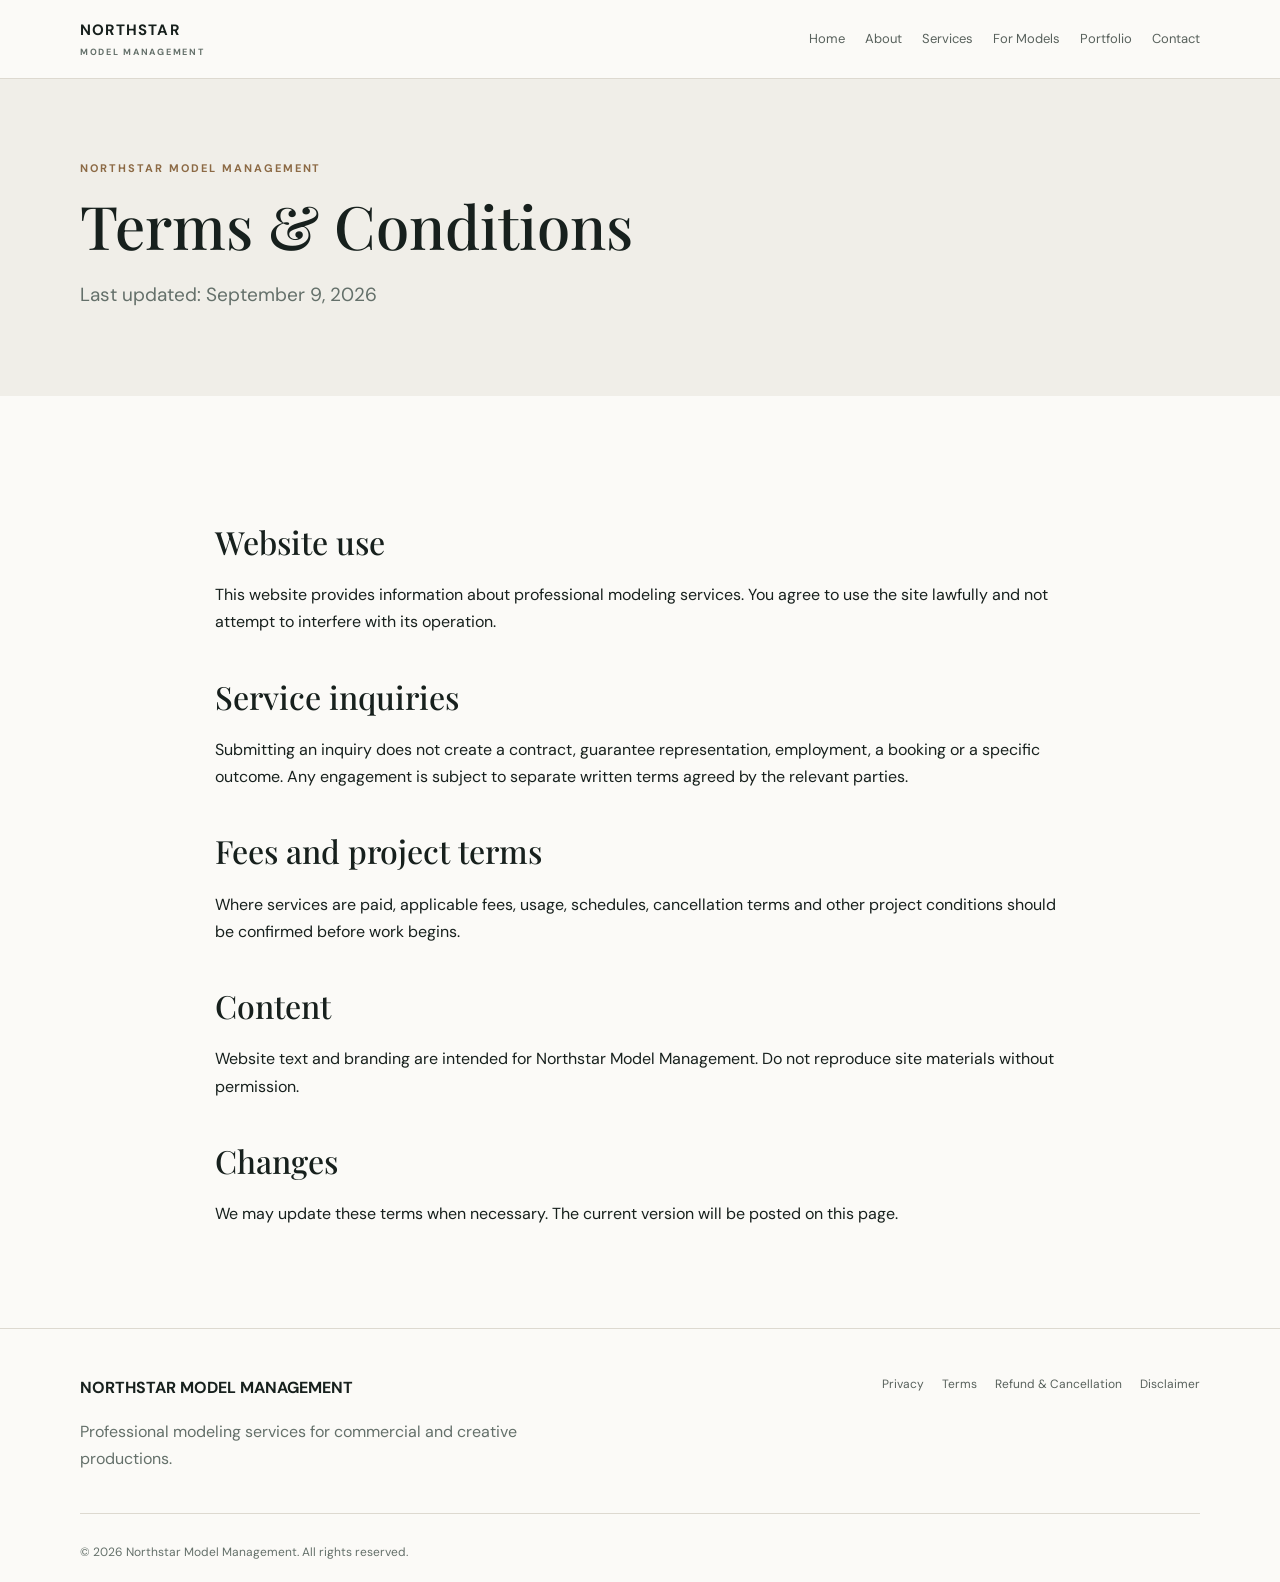
<file: terms.html>
<!doctype html><html lang="en"><head><meta charset="utf-8"><meta name="viewport" content="width=device-width,initial-scale=1"><title>Terms & Conditions | Northstar Model Management</title><meta name="description" content="Terms and Conditions for Northstar Model Management."><link rel="stylesheet" href="assets/style.css"></head><body>
<header class="site-header"><div class="wrap nav"><a class="logo" href="index.html">NORTHSTAR <span>MODEL MANAGEMENT</span></a><nav><a href="index.html">Home</a><a href="about.html">About</a><a href="services.html">Services</a><a href="models.html">For Models</a><a href="portfolio.html">Portfolio</a><a href="contact.html">Contact</a></nav></div></header>
<main><section class="page-hero"><div class="wrap"><p class="eyebrow">NORTHSTAR MODEL MANAGEMENT</p><h1>Terms & Conditions</h1><p class="lead">Last updated: September 9, 2026</p></div></section><section class="section"><div class="wrap prose"><h2>Website use</h2><p>This website provides information about professional modeling services. You agree to use the site lawfully and not attempt to interfere with its operation.</p><h2>Service inquiries</h2><p>Submitting an inquiry does not create a contract, guarantee representation, employment, a booking or a specific outcome. Any engagement is subject to separate written terms agreed by the relevant parties.</p><h2>Fees and project terms</h2><p>Where services are paid, applicable fees, usage, schedules, cancellation terms and other project conditions should be confirmed before work begins.</p><h2>Content</h2><p>Website text and branding are intended for Northstar Model Management. Do not reproduce site materials without permission.</p><h2>Changes</h2><p>We may update these terms when necessary. The current version will be posted on this page.</p></div></section></main>
<footer><div class="wrap footer-grid"><div><strong>NORTHSTAR MODEL MANAGEMENT</strong><p>Professional modeling services for commercial and creative productions.</p></div><div><a href="privacy.html">Privacy</a><a href="terms.html">Terms</a><a href="refund.html">Refund & Cancellation</a><a href="disclaimer.html">Disclaimer</a></div></div><div class="wrap copyright">© 2026 Northstar Model Management. All rights reserved.</div></footer></body></html>
</file>
<file: assets/style.css>
@import url('https://fonts.googleapis.com/css2?family=DM+Sans:wght@400;500;600;700&family=Playfair+Display:wght@500;600&display=swap');
:root{--ink:#17201d;--muted:#64706a;--paper:#fbfaf7;--soft:#f0eee8;--line:#ddd9d0;--accent:#8c6a45;--dark:#17201d;--white:#fff}*{box-sizing:border-box}html{scroll-behavior:smooth}body{margin:0;font-family:"DM Sans",Arial,sans-serif;color:var(--ink);background:var(--paper);line-height:1.7}a{color:inherit;text-decoration:none}.wrap{width:min(1120px,92%);margin:auto}.site-header{position:sticky;top:0;z-index:10;background:rgba(251,250,247,.96);border-bottom:1px solid var(--line);backdrop-filter:blur(8px)}.nav{min-height:78px;display:flex;align-items:center;justify-content:space-between;gap:25px}.logo{font-weight:700;letter-spacing:.08em;font-size:15px}.logo span{display:block;font-size:9px;letter-spacing:.19em;color:var(--muted);margin-top:2px}nav{display:flex;gap:20px;flex-wrap:wrap;justify-content:flex-end}nav a{font-size:13px;color:#58615c}nav a:hover,nav a.active{color:var(--ink)}.hero{padding:90px 0 80px;background:linear-gradient(110deg,#f7f3eb,#ece8df)}.hero-grid{display:grid;grid-template-columns:1.15fr .85fr;gap:70px;align-items:center}.eyebrow{font-size:11px;font-weight:700;letter-spacing:.18em;color:var(--accent);margin:0 0 15px}.hero h1,.page-hero h1{font-family:"Playfair Display",Georgia,serif;font-size:clamp(42px,6vw,74px);line-height:1.08;font-weight:500;margin:0 0 22px}.lead{font-size:19px;color:var(--muted);max-width:700px}.actions{display:flex;gap:25px;align-items:center;margin-top:30px}.btn{display:inline-block;background:var(--dark);color:#fff;padding:13px 21px;border-radius:3px;font-weight:600;font-size:14px;border:1px solid var(--dark);cursor:pointer}.btn:hover{opacity:.9}.btn.outline{background:transparent;color:var(--dark);margin-top:20px}.btn.light{background:#fff;color:var(--dark);border-color:#fff}.text-link{font-weight:600;font-size:14px}.hero-card{background:#ded8ce;padding:22px;transform:rotate(1.5deg)}.portrait-placeholder{height:420px;background:linear-gradient(145deg,#b7afa2,#756d62);display:grid;place-items:center;color:#fff;font:500 80px "Playfair Display",serif}.hero-card p{margin:13px 0 0;font-size:13px}.section{padding:85px 0}.section h2{font-family:"Playfair Display",Georgia,serif;font-size:42px;line-height:1.2;font-weight:500;margin:0 0 20px}.cards{display:grid;grid-template-columns:repeat(3,1fr);gap:22px;margin-top:38px}.cards article,.service-list article,.contact-card,.note{border:1px solid var(--line);padding:30px;background:#fff}.cards h3{margin-top:0;font-size:20px}.soft{background:var(--soft)}.two{display:grid;grid-template-columns:1fr 1fr;gap:70px;align-items:start}.cta{background:var(--dark);color:#fff;padding:70px 0}.cta h2{font-family:"Playfair Display",Georgia,serif;font-size:45px;font-weight:500;margin:0 0 8px}.cta p{color:#cbd0cc}.page-hero{padding:80px 0 65px;background:#f0eee8}.page-hero h1{font-size:60px;max-width:900px}.prose{max-width:850px}.prose h2{font-size:32px;margin-top:42px}.prose li{margin:8px 0}.service-list{display:grid;grid-template-columns:1fr 1fr;gap:22px}.service-list article{min-height:230px}.service-list h2{font-size:30px}.portfolio{display:grid;grid-template-columns:1fr 1fr;gap:28px}.photo-placeholder{height:320px;display:grid;place-items:center;color:#fff;font-size:12px;font-weight:700;letter-spacing:.2em}.photo-placeholder.one{background:linear-gradient(145deg,#82766a,#b8ab9b)}.photo-placeholder.two{background:linear-gradient(145deg,#5d655f,#9aa096)}.photo-placeholder.three{background:linear-gradient(145deg,#8b8175,#c1b8aa)}.photo-placeholder.four{background:linear-gradient(145deg,#68645e,#aaa39a)}.portfolio-item h3{margin-bottom:4px}.portfolio-item p{color:var(--muted)}.contact-grid{display:grid;grid-template-columns:.75fr 1.25fr;gap:28px}.contact-card{background:var(--soft)}.form{background:#fff;border:1px solid var(--line);padding:30px}.form label{display:block;font-size:13px;font-weight:600;margin-bottom:17px}.form input,.form textarea,.form select{width:100%;margin-top:7px;border:1px solid #cfcac0;padding:12px;font:inherit;background:#fff}.form .check{display:flex;gap:10px;align-items:flex-start;font-weight:400}.form .check input{width:auto;margin-top:5px}.small{font-size:12px;color:var(--muted)}footer{border-top:1px solid var(--line);padding:45px 0 20px}.footer-grid{display:grid;grid-template-columns:1fr auto;gap:40px}.footer-grid p{color:var(--muted);max-width:450px}.footer-grid div:last-child{display:flex;gap:18px;flex-wrap:wrap;align-content:flex-start}.footer-grid a{font-size:12px;color:#58615c}.copyright{padding-top:28px;margin-top:25px;border-top:1px solid var(--line);font-size:12px;color:var(--muted)}@media(max-width:800px){.nav{align-items:flex-start;padding:18px 0;flex-direction:column}nav{justify-content:flex-start;gap:12px}.hero{padding:60px 0}.hero-grid,.two,.contact-grid{grid-template-columns:1fr;gap:35px}.cards,.service-list,.portfolio{grid-template-columns:1fr}.page-hero h1{font-size:45px}.hero-card{display:none}.section{padding:60px 0}.footer-grid{grid-template-columns:1fr}.footer-grid div:last-child{justify-content:flex-start}}
</file>
